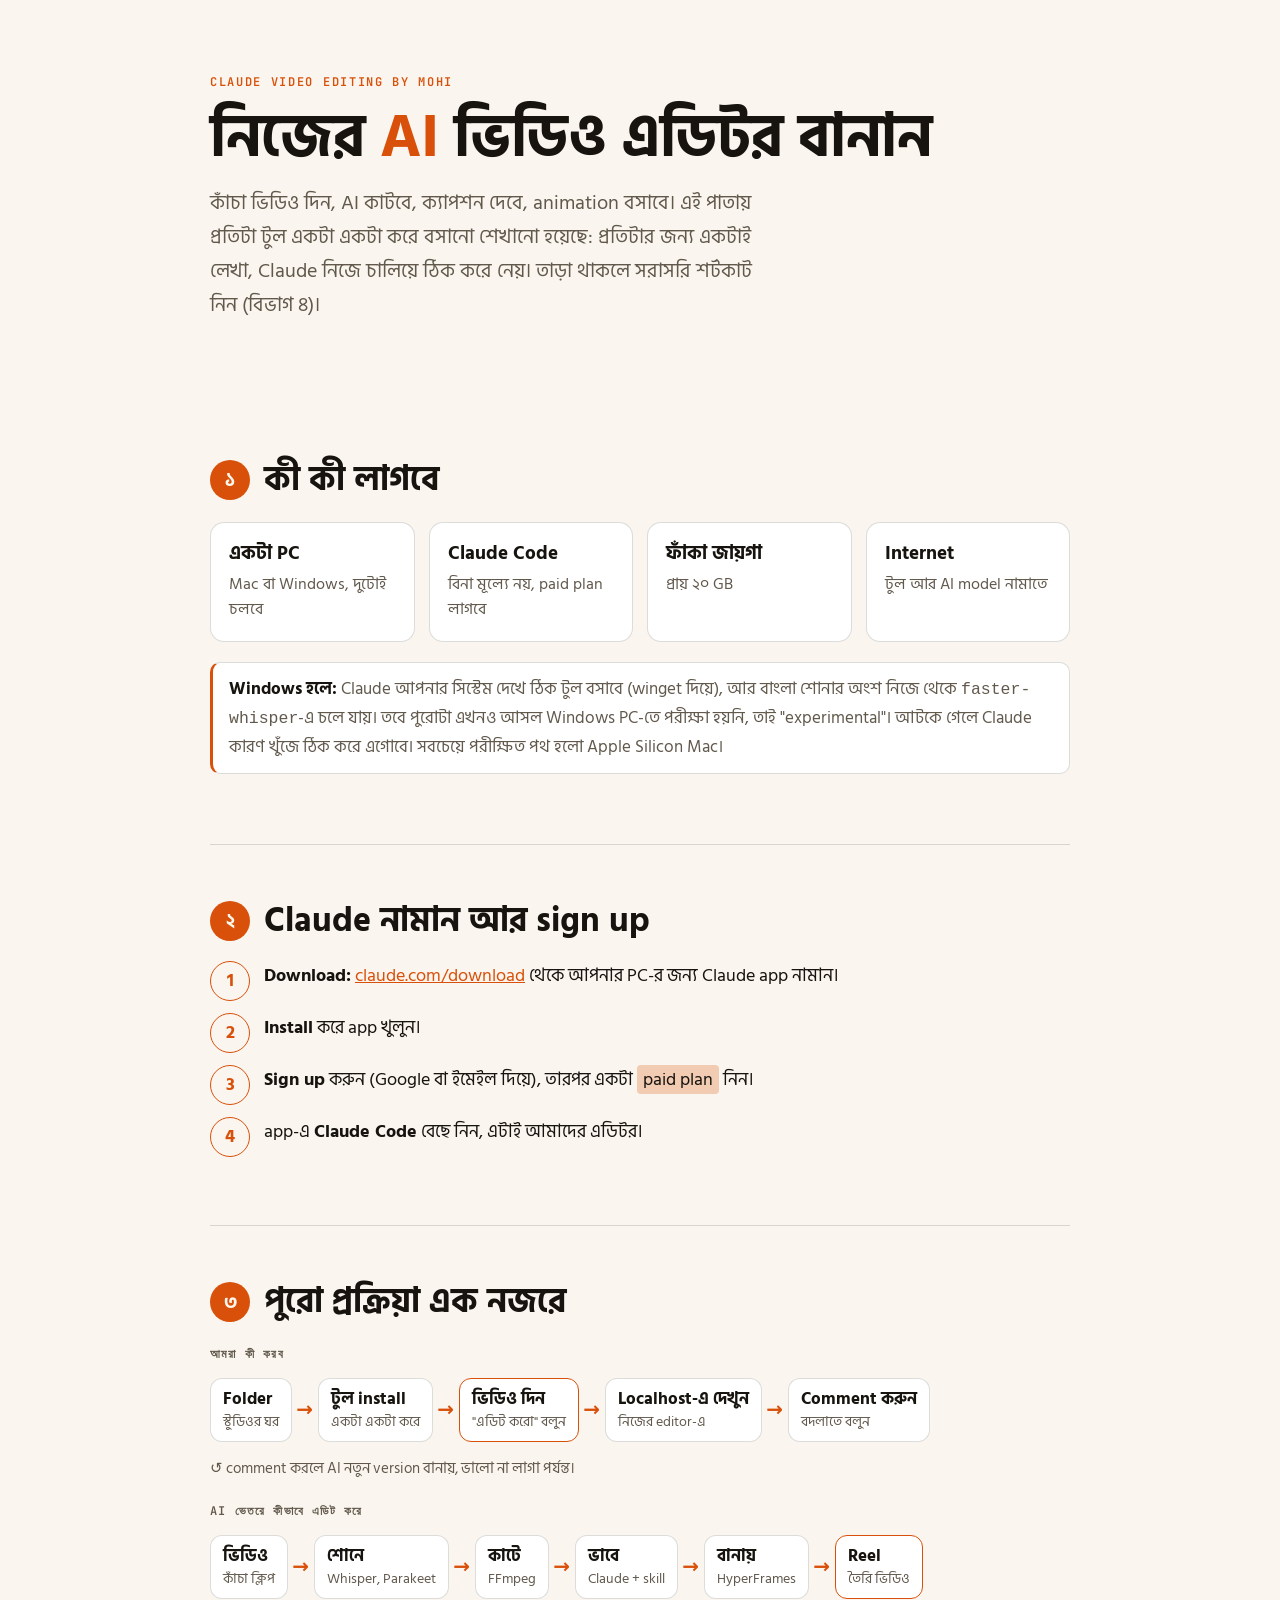
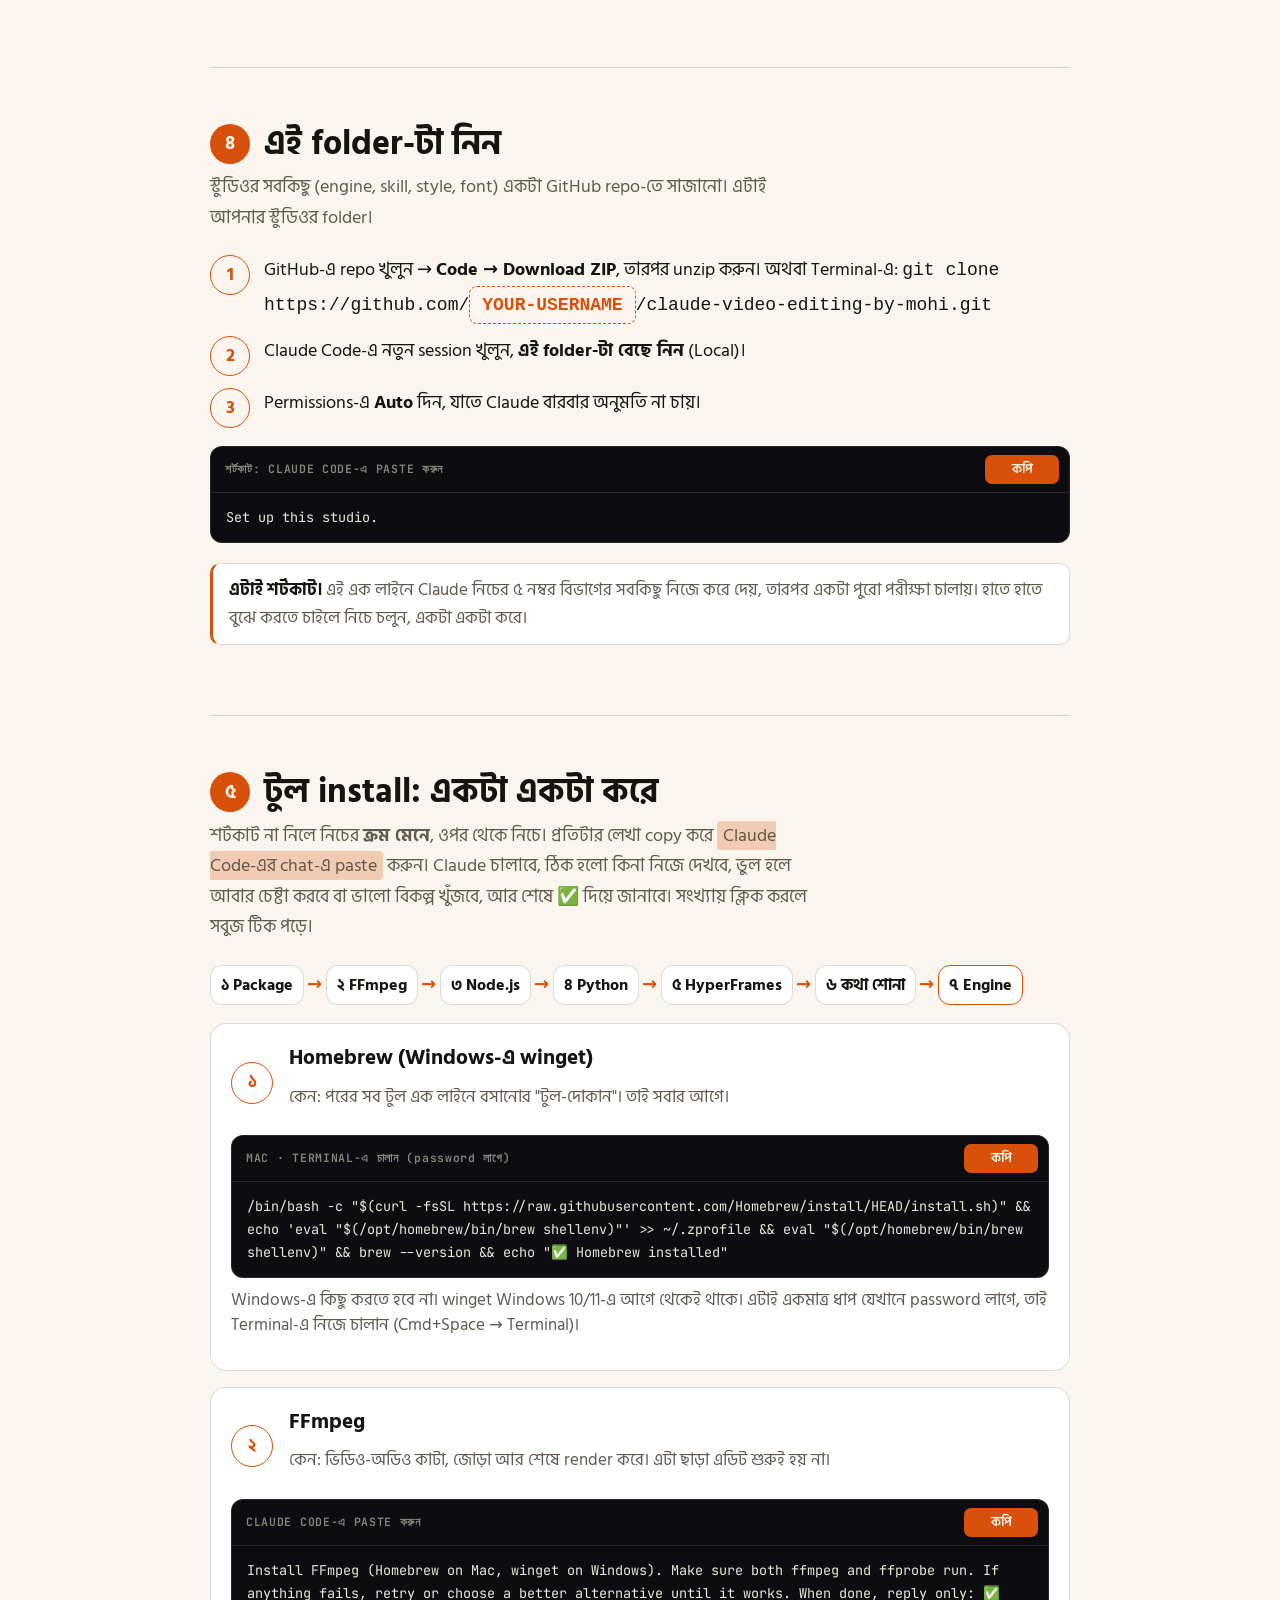
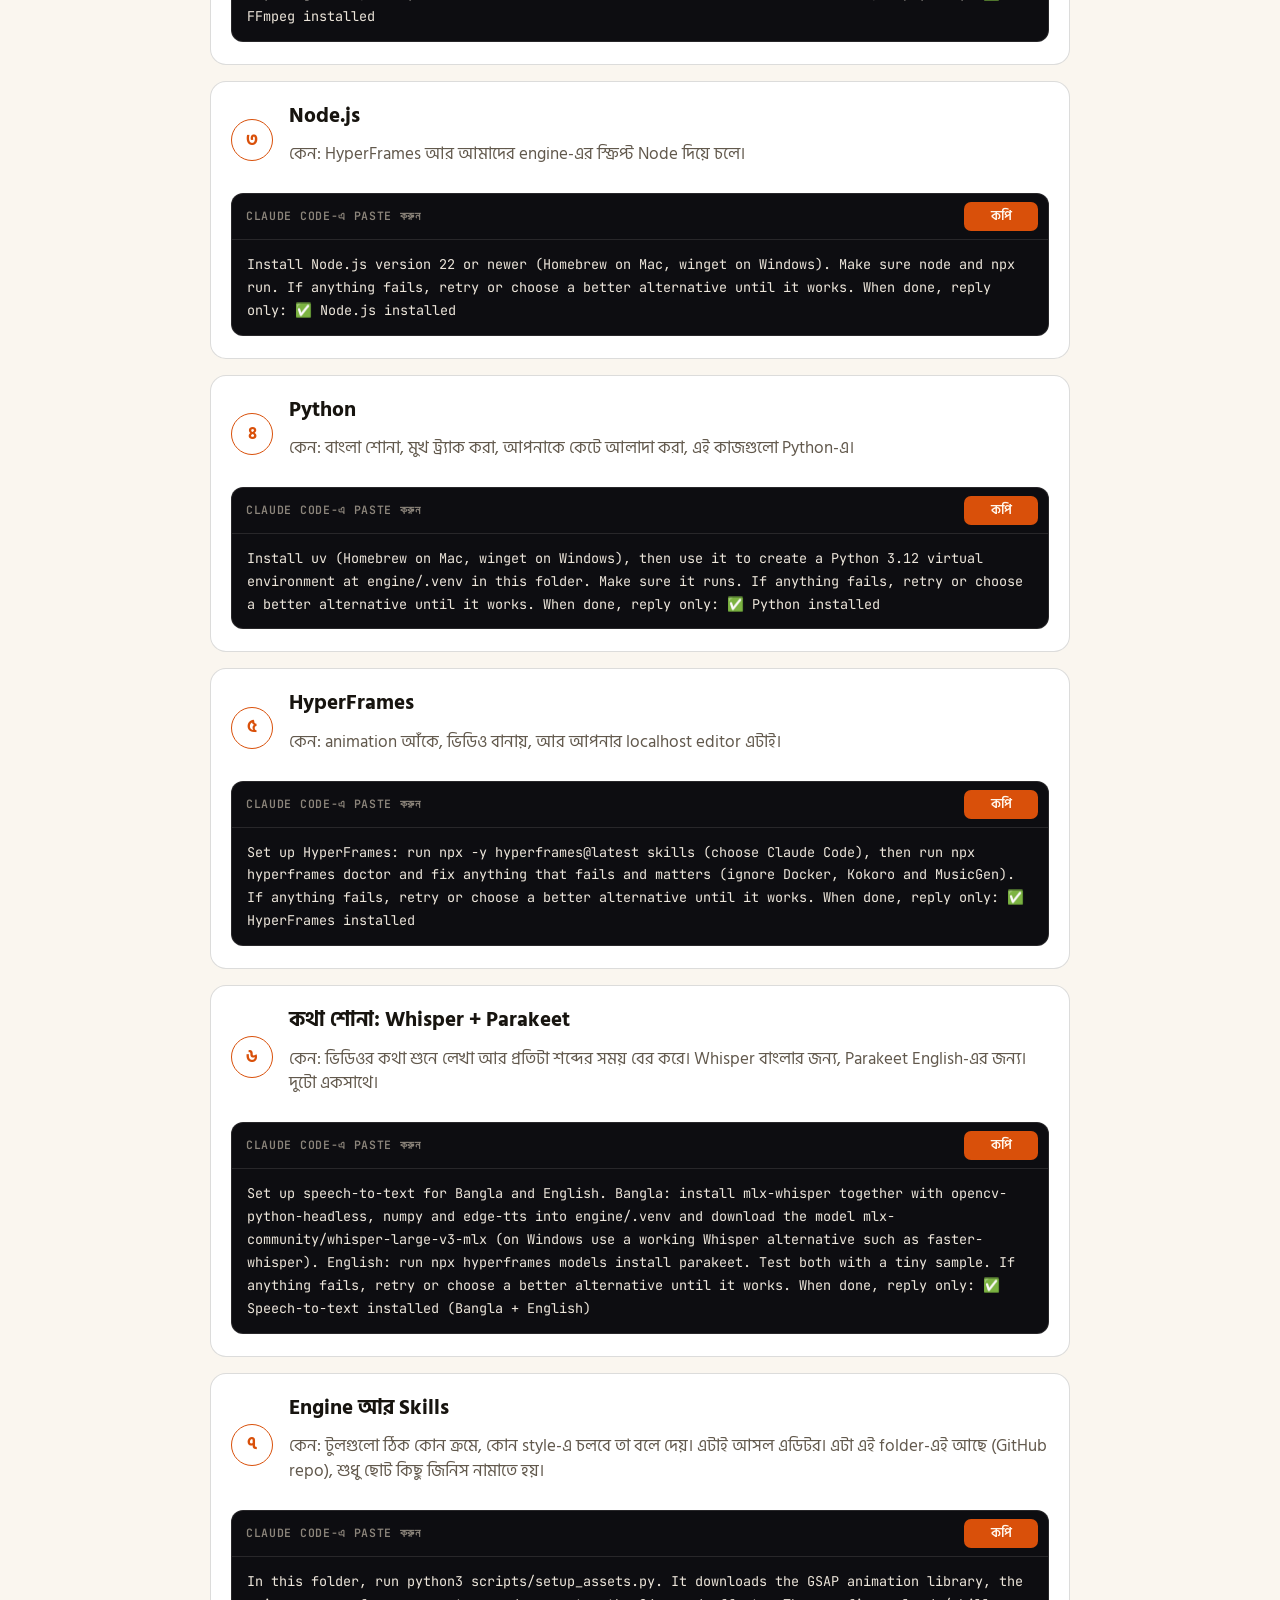
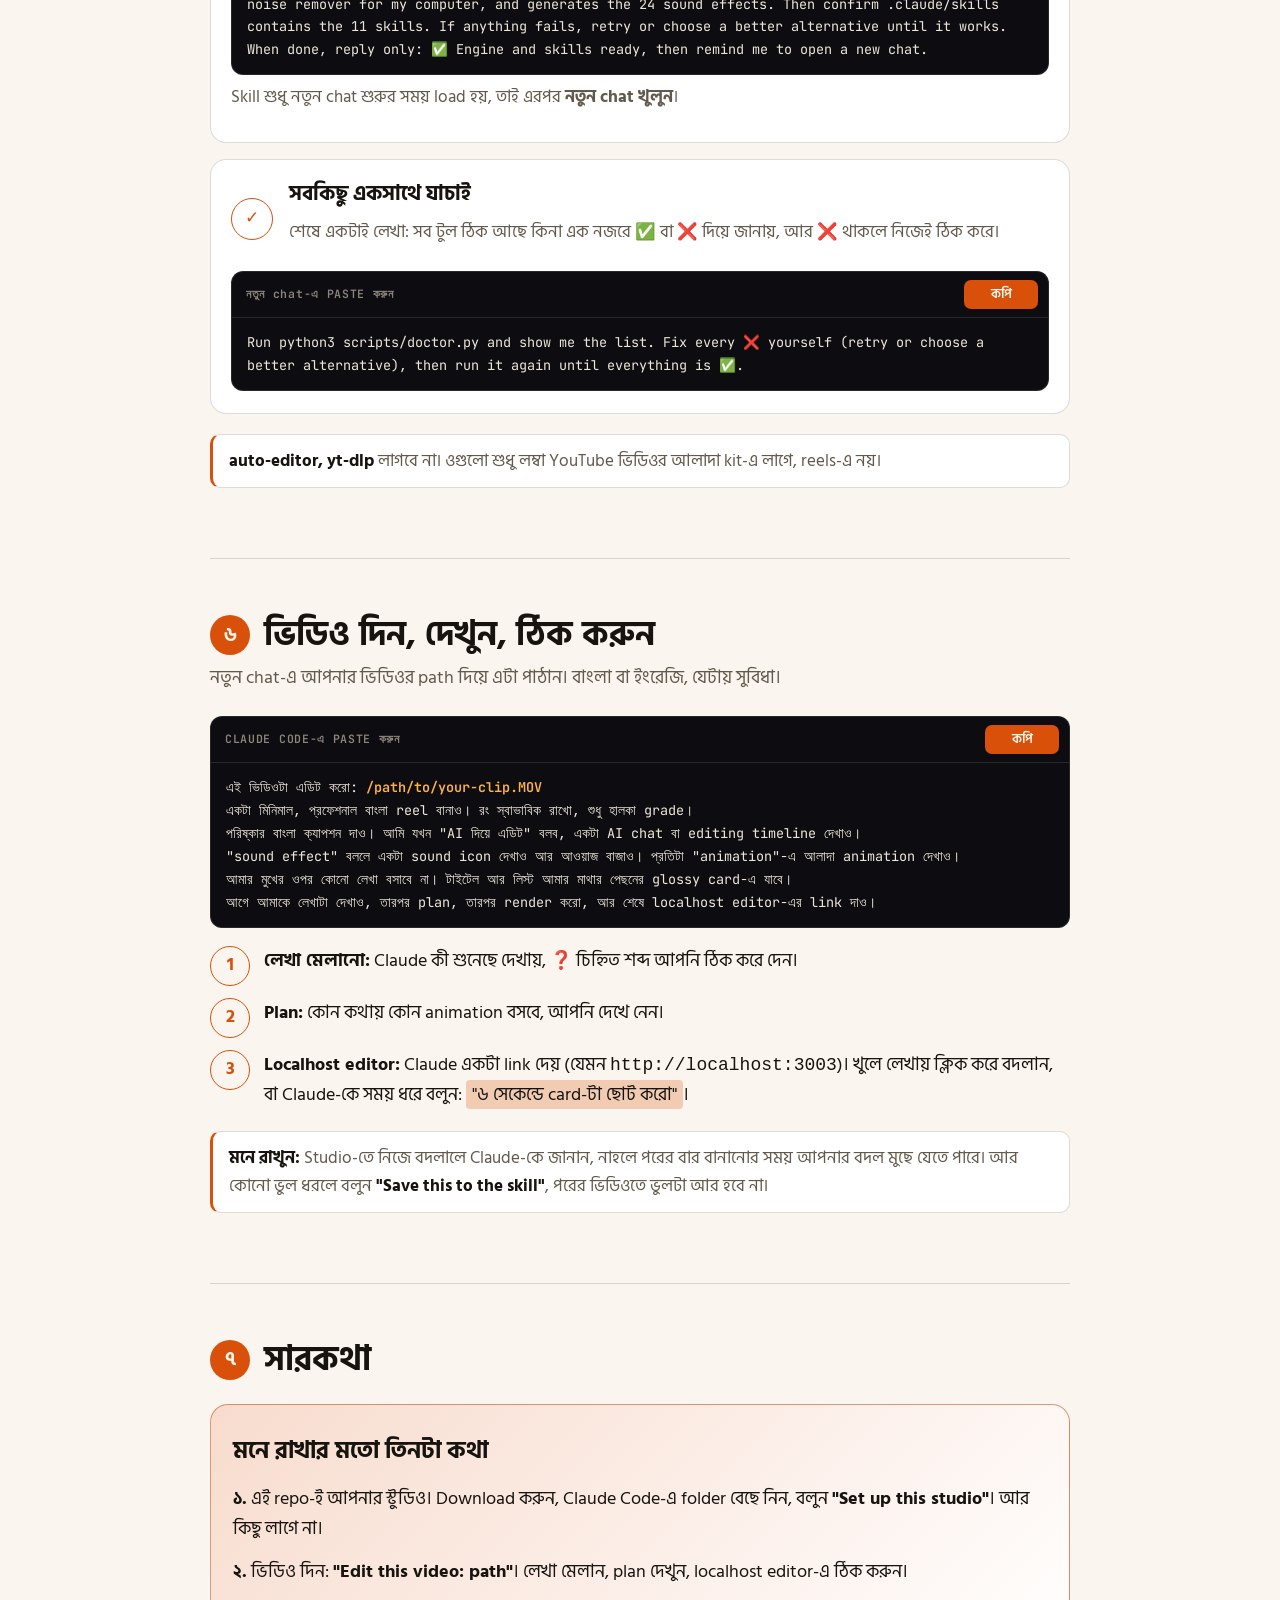
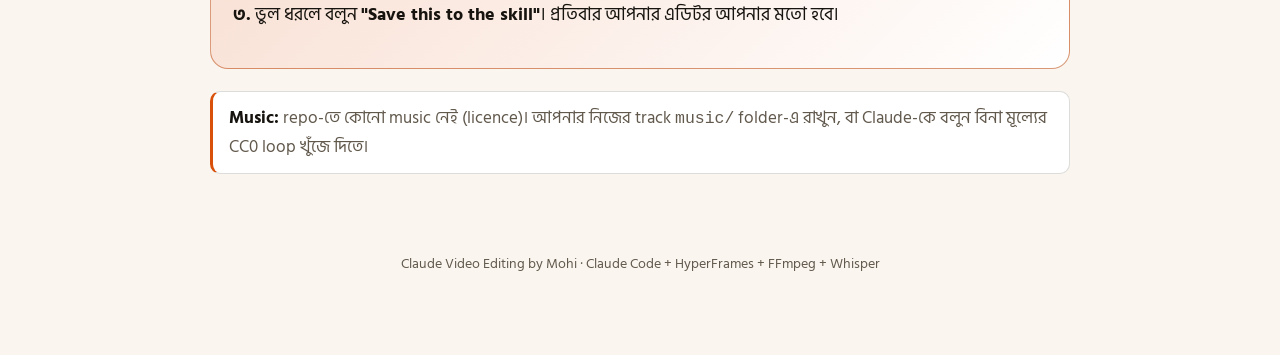
<file: docs/index.html>
<!DOCTYPE html>
<html lang="bn">
<head>
<meta charset="UTF-8">
<meta name="viewport" content="width=device-width, initial-scale=1.0">
<title>Claude Video Editing by Mohi: হাতে-কলমে setup</title>
<link rel="preconnect" href="https://fonts.googleapis.com">
<link rel="preconnect" href="https://fonts.gstatic.com" crossorigin>
<link href="https://fonts.googleapis.com/css2?family=Hind+Siliguri:wght@400;500;600;700&family=JetBrains+Mono:wght@400;600&display=swap" rel="stylesheet">
<style>
:root {
  --bg: #0B0B0D; --panel: #16161B; --panel-2: #1E1E25; --ink: #F6EEE3; --muted: #A8A096; --line: rgba(246,238,227,.13);
  --accent: #FF7A1A; --accent-ink: #1A0E04; --ok: #3DDC97; --term: #0D0D11; --term-ink: #EDE6DB;
  --f-ui: "Hind Siliguri", system-ui, -apple-system, "Segoe UI", sans-serif; --f-mono: "JetBrains Mono", ui-monospace, Menlo, Consolas, monospace;
  color-scheme: dark;
}
@media (prefers-color-scheme: light) {
  :root:not([data-theme="dark"]) { --bg: #FAF6EF; --panel: #FFFFFF; --panel-2: #F2ECE1; --ink: #17140F; --muted: #62594D; --line: rgba(23,20,15,.15); --accent: #D9500A; --accent-ink: #FFF6EC; --ok: #0E8A55; color-scheme: light; }
}
:root[data-theme="light"] { --bg: #FAF6EF; --panel: #FFFFFF; --panel-2: #F2ECE1; --ink: #17140F; --muted: #62594D; --line: rgba(23,20,15,.15); --accent: #D9500A; --accent-ink: #FFF6EC; --ok: #0E8A55; color-scheme: light; }

* { box-sizing: border-box; margin: 0; padding: 0; }
body { background: var(--bg); color: var(--ink); font: 400 18px/1.7 var(--f-ui); -webkit-font-smoothing: antialiased; padding: 0 20px 80px; }
.wrap { max-width: 860px; margin: 0 auto; }
:focus-visible { outline: 2px solid var(--accent); outline-offset: 3px; border-radius: 4px; }

.hero { padding: 64px 0 24px; }
.eyebrow { font: 600 12px/1 var(--f-mono); letter-spacing: .14em; color: var(--accent); }
h1 { font-size: clamp(34px, 6.6vw, 60px); line-height: 1.2; font-weight: 700; margin: 14px 0 12px; text-wrap: balance; }
h1 em { font-style: normal; color: var(--accent); }
.lead { color: var(--muted); font-size: 20px; max-width: 52ch; }

section { padding: 54px 0 4px; border-top: 1px solid var(--line); margin-top: 46px; }
section:first-of-type { border-top: 0; }
h2 { font-size: clamp(26px, 4.4vw, 34px); line-height: 1.3; font-weight: 700; display: flex; align-items: center; gap: 14px; }
h2 b { flex: none; width: 40px; height: 40px; border-radius: 50%; background: var(--accent); color: var(--accent-ink); font: 700 19px/1 var(--f-ui); display: flex; align-items: center; justify-content: center; }
.sub { color: var(--muted); margin: 6px 0 22px; max-width: 60ch; }
p { margin: 12px 0; }
.hl { background: color-mix(in srgb, var(--accent) 26%, transparent); padding: 0 6px; border-radius: 4px; }
a { color: var(--accent); }

/* cards */
.cards { display: grid; grid-template-columns: repeat(auto-fit, minmax(190px, 1fr)); gap: 14px; margin: 20px 0; }
.card { background: var(--panel); border: 1px solid var(--line); border-radius: 14px; padding: 18px; }
.card h3 { font-size: 19px; line-height: 1.4; margin-bottom: 4px; }
.card p { color: var(--muted); font-size: 16px; margin: 0; line-height: 1.6; }

/* steps */
.steps { list-style: none; margin: 18px 0; display: grid; gap: 12px; counter-reset: s; }
.steps li { counter-increment: s; display: grid; grid-template-columns: 40px minmax(0,1fr); gap: 14px; align-items: start; }
.steps li::before { content: counter(s); width: 38px; height: 38px; border-radius: 50%; border: 1.5px solid var(--accent); color: var(--accent); display: flex; align-items: center; justify-content: center; font-weight: 700; }

/* flow diagrams */
.flow { display: flex; flex-wrap: wrap; gap: 10px 0; margin: 18px 0; align-items: stretch; }
.node { position: relative; background: var(--panel); border: 1px solid var(--line); border-radius: 12px; padding: 9px 12px; margin-right: 26px; }
.node:last-child { margin-right: 0; }
.node:not(:last-child)::after { content: "→"; position: absolute; right: -22px; top: 50%; transform: translateY(-50%); color: var(--accent); font-weight: 700; font-size: 20px; }
.node b { display: block; font-size: 17px; line-height: 1.4; }
.node small { color: var(--muted); font-size: 14px; line-height: 1.4; display: block; }
.node.hot { border-color: var(--accent); }
.flow.tight .node { padding: 8px 10px; margin-right: 22px; }
.flow.tight .node::after { right: -19px; font-size: 18px; }
.flow.tight .node b { font-size: 16px; }
.loop { color: var(--muted); font-size: 15px; margin-top: -4px; }
.label { font: 600 12px/1 var(--f-mono); letter-spacing: .1em; color: var(--muted); margin: 24px 0 6px; }

/* install cards */
.tool { background: var(--panel); border: 1px solid var(--line); border-radius: 16px; padding: 20px; margin: 16px 0; transition: border-color .2s, opacity .2s; }
.tool.done { border-color: var(--ok); }
.tool-head { display: grid; grid-template-columns: 44px minmax(0,1fr); gap: 14px; align-items: center; }
.num { width: 42px; height: 42px; border-radius: 50%; border: 1.5px solid var(--accent); background: transparent; color: var(--accent); font: 700 17px/1 var(--f-ui); cursor: pointer; }
.tool.done .num { background: var(--ok); border-color: var(--ok); color: #06150D; }
.tool h3 { font-size: 21px; line-height: 1.35; }
.why { color: var(--muted); font-size: 16.5px; line-height: 1.5; }

.cmd { background: var(--term); border: 1px solid rgba(237,230,219,.12); border-radius: 12px; margin: 14px 0 2px; overflow: hidden; }
.cmd-bar { display: flex; align-items: center; justify-content: space-between; gap: 10px; padding: 8px 10px 8px 14px; border-bottom: 1px solid rgba(237,230,219,.12); }
.cmd-bar span { font: 600 11.5px/1.3 var(--f-mono); letter-spacing: .06em; color: #8C857B; }
.copy { font: 600 13px/1 var(--f-ui); background: var(--accent); color: var(--accent-ink); border: 0; border-radius: 7px; padding: 8px 14px; cursor: pointer; min-width: 74px; }
.copy:hover { filter: brightness(1.08); }
.cmd pre { padding: 13px 15px; color: var(--term-ink); font: 400 13.5px/1.7 var(--f-mono); white-space: pre-wrap; overflow-wrap: anywhere; }
.fill { color: #FFB347; font-weight: 600; }

.note { border: 1px solid var(--line); border-left: 3px solid var(--accent); border-radius: 10px; padding: 12px 16px; margin: 20px 0; background: var(--panel); color: var(--muted); font-size: 16.5px; }
.note b { color: var(--ink); }
.kit { background: linear-gradient(135deg, color-mix(in srgb, var(--accent) 20%, var(--panel)), var(--panel)); border: 1px solid color-mix(in srgb, var(--accent) 45%, var(--line)); border-radius: 18px; padding: 26px 22px; margin: 22px 0; }
.kit h3 { font-size: 24px; margin-bottom: 6px; }
.slot { display: inline-block; font-weight: 700; padding: 3px 12px; border: 1.5px dashed var(--accent); border-radius: 8px; color: var(--accent); }
footer { text-align: center; color: var(--muted); font-size: 14px; margin-top: 54px; }

@media (max-width: 560px) {
  body { font-size: 17px; padding: 0 16px 60px; }
  .hero { padding-top: 40px; }
  .node { margin-right: 0; width: 100%; }
  .node::after { content: "↓" !important; right: auto !important; left: 50%; top: auto !important; bottom: -24px; transform: translateX(-50%) !important; }
  .flow { gap: 26px 0; }
}
</style>
</head>
<body>
<div class="wrap">

<header class="hero">
  <p class="eyebrow">CLAUDE VIDEO EDITING BY MOHI</p>
  <h1>নিজের <em>AI</em> ভিডিও এডিটর বানান</h1>
  <p class="lead">কাঁচা ভিডিও দিন, AI কাটবে, ক্যাপশন দেবে, animation বসাবে। এই পাতায় প্রতিটা টুল একটা একটা করে বসানো শেখানো হয়েছে: প্রতিটার জন্য একটাই লেখা, Claude নিজে চালিয়ে ঠিক করে নেয়। তাড়া থাকলে সরাসরি শর্টকাট নিন (বিভাগ ৪)।</p>
</header>

<!-- 1 -->
<section>
  <h2><b>১</b> কী কী লাগবে</h2>
  <div class="cards">
    <div class="card"><h3>একটা PC</h3><p>Mac বা Windows, দুটোই চলবে</p></div>
    <div class="card"><h3>Claude Code</h3><p>বিনা মূল্যে নয়, paid plan লাগবে</p></div>
    <div class="card"><h3>ফাঁকা জায়গা</h3><p>প্রায় ২০ GB</p></div>
    <div class="card"><h3>Internet</h3><p>টুল আর AI model নামাতে</p></div>
  </div>
  <p class="note"><b>Windows হলে:</b> Claude আপনার সিস্টেম দেখে ঠিক টুল বসাবে (winget দিয়ে), আর বাংলা শোনার অংশ নিজে থেকে <code>faster-whisper</code>-এ চলে যায়। তবে পুরোটা এখনও আসল Windows PC-তে পরীক্ষা হয়নি, তাই "experimental"। আটকে গেলে Claude কারণ খুঁজে ঠিক করে এগোবে। সবচেয়ে পরীক্ষিত পথ হলো Apple Silicon Mac।</p>
</section>

<!-- 2 -->
<section>
  <h2><b>২</b> Claude নামান আর sign up</h2>
  <ol class="steps">
    <li><div><b>Download:</b> <a href="https://claude.com/download" target="_blank" rel="noopener">claude.com/download</a> থেকে আপনার PC-র জন্য Claude app নামান।</div></li>
    <li><div><b>Install</b> করে app খুলুন।</div></li>
    <li><div><b>Sign up</b> করুন (Google বা ইমেইল দিয়ে), তারপর একটা <span class="hl">paid plan</span> নিন।</div></li>
    <li><div>app-এ <b>Claude Code</b> বেছে নিন, এটাই আমাদের এডিটর।</div></li>
  </ol>
</section>

<!-- 3 -->
<section>
  <h2><b>৩</b> পুরো প্রক্রিয়া এক নজরে</h2>
  <p class="label">আমরা কী করব</p>
  <div class="flow">
    <div class="node"><b>Folder</b><small>স্টুডিওর ঘর</small></div>
    <div class="node"><b>টুল install</b><small>একটা একটা করে</small></div>
    <div class="node hot"><b>ভিডিও দিন</b><small>"এডিট করো" বলুন</small></div>
    <div class="node"><b>Localhost-এ দেখুন</b><small>নিজের editor-এ</small></div>
    <div class="node"><b>Comment করুন</b><small>বদলাতে বলুন</small></div>
  </div>
  <p class="loop">↺ comment করলে AI নতুন version বানায়, ভালো না লাগা পর্যন্ত।</p>

  <p class="label">AI ভেতরে কীভাবে এডিট করে</p>
  <div class="flow">
    <div class="node"><b>ভিডিও</b><small>কাঁচা ক্লিপ</small></div>
    <div class="node"><b>শোনে</b><small>Whisper, Parakeet</small></div>
    <div class="node"><b>কাটে</b><small>FFmpeg</small></div>
    <div class="node"><b>ভাবে</b><small>Claude + skill</small></div>
    <div class="node"><b>বানায়</b><small>HyperFrames</small></div>
    <div class="node hot"><b>Reel</b><small>তৈরি ভিডিও</small></div>
  </div>
</section>

<!-- 4 -->
<section>
  <h2><b>৪</b> এই folder-টা নিন</h2>
  <p class="sub">স্টুডিওর সবকিছু (engine, skill, style, font) একটা GitHub repo-তে সাজানো। এটাই আপনার স্টুডিওর folder।</p>
  <ol class="steps">
    <li><div>GitHub-এ repo খুলুন → <b>Code → Download ZIP</b>, তারপর unzip করুন। অথবা Terminal-এ: <code>git clone https://github.com/<span class="slot">YOUR-USERNAME</span>/claude-video-editing-by-mohi.git</code></div></li>
    <li><div>Claude Code-এ নতুন session খুলুন, <b>এই folder-টা বেছে নিন</b> (Local)।</div></li>
    <li><div>Permissions-এ <b>Auto</b> দিন, যাতে Claude বারবার অনুমতি না চায়।</div></li>
  </ol>
  <div class="cmd"><div class="cmd-bar"><span>শর্টকাট: CLAUDE CODE-এ PASTE করুন</span><button class="copy" type="button">কপি</button></div><pre>Set up this studio.</pre></div>
  <p class="note"><b>এটাই শর্টকাট।</b> এই এক লাইনে Claude নিচের ৫ নম্বর বিভাগের সবকিছু নিজে করে দেয়, তারপর একটা পুরো পরীক্ষা চালায়। হাতে হাতে বুঝে করতে চাইলে নিচে চলুন, একটা একটা করে।</p>
</section>

<!-- 5 -->
<section>
  <h2><b>৫</b> টুল install: একটা একটা করে</h2>
  <p class="sub">শর্টকাট না নিলে নিচের <b>ক্রম মেনে</b>, ওপর থেকে নিচে। প্রতিটার লেখা copy করে <span class="hl">Claude Code-এর chat-এ paste</span> করুন। Claude চালাবে, ঠিক হলো কিনা নিজে দেখবে, ভুল হলে আবার চেষ্টা করবে বা ভালো বিকল্প খুঁজবে, আর শেষে ✅ দিয়ে জানাবে। সংখ্যায় ক্লিক করলে সবুজ টিক পড়ে।</p>

  <div class="flow tight">
    <div class="node"><b>১ Package</b></div><div class="node"><b>২ FFmpeg</b></div><div class="node"><b>৩ Node.js</b></div><div class="node"><b>৪ Python</b></div><div class="node"><b>৫ HyperFrames</b></div><div class="node"><b>৬ কথা শোনা</b></div><div class="node hot"><b>৭ Engine</b></div>
  </div>

  <div class="tool" id="t1">
    <div class="tool-head"><button class="num" type="button" aria-label="হয়েছে চিহ্নিত করুন">১</button><div><h3>Homebrew (Windows-এ winget)</h3><p class="why">কেন: পরের সব টুল এক লাইনে বসানোর "টুল-দোকান"। তাই সবার আগে।</p></div></div>
    <div class="cmd"><div class="cmd-bar"><span>MAC · TERMINAL-এ চালান (password লাগে)</span><button class="copy" type="button">কপি</button></div><pre>/bin/bash -c "$(curl -fsSL https://raw.githubusercontent.com/Homebrew/install/HEAD/install.sh)" &amp;&amp; echo 'eval "$(/opt/homebrew/bin/brew shellenv)"' &gt;&gt; ~/.zprofile &amp;&amp; eval "$(/opt/homebrew/bin/brew shellenv)" &amp;&amp; brew --version &amp;&amp; echo "✅ Homebrew installed"</pre></div>
    <p class="why" style="margin-top:10px">Windows-এ কিছু করতে হবে না। winget Windows 10/11-এ আগে থেকেই থাকে। এটাই একমাত্র ধাপ যেখানে password লাগে, তাই Terminal-এ নিজে চালান (Cmd+Space → Terminal)।</p>
  </div>

  <div class="tool" id="t2">
    <div class="tool-head"><button class="num" type="button" aria-label="হয়েছে চিহ্নিত করুন">২</button><div><h3>FFmpeg</h3><p class="why">কেন: ভিডিও-অডিও কাটা, জোড়া আর শেষে render করে। এটা ছাড়া এডিট শুরুই হয় না।</p></div></div>
    <div class="cmd"><div class="cmd-bar"><span>CLAUDE CODE-এ PASTE করুন</span><button class="copy" type="button">কপি</button></div><pre>Install FFmpeg (Homebrew on Mac, winget on Windows). Make sure both ffmpeg and ffprobe run. If anything fails, retry or choose a better alternative until it works. When done, reply only: ✅ FFmpeg installed</pre></div>
  </div>

  <div class="tool" id="t3">
    <div class="tool-head"><button class="num" type="button" aria-label="হয়েছে চিহ্নিত করুন">৩</button><div><h3>Node.js</h3><p class="why">কেন: HyperFrames আর আমাদের engine-এর স্ক্রিপ্ট Node দিয়ে চলে।</p></div></div>
    <div class="cmd"><div class="cmd-bar"><span>CLAUDE CODE-এ PASTE করুন</span><button class="copy" type="button">কপি</button></div><pre>Install Node.js version 22 or newer (Homebrew on Mac, winget on Windows). Make sure node and npx run. If anything fails, retry or choose a better alternative until it works. When done, reply only: ✅ Node.js installed</pre></div>
  </div>

  <div class="tool" id="t4">
    <div class="tool-head"><button class="num" type="button" aria-label="হয়েছে চিহ্নিত করুন">৪</button><div><h3>Python</h3><p class="why">কেন: বাংলা শোনা, মুখ ট্র্যাক করা, আপনাকে কেটে আলাদা করা, এই কাজগুলো Python-এ।</p></div></div>
    <div class="cmd"><div class="cmd-bar"><span>CLAUDE CODE-এ PASTE করুন</span><button class="copy" type="button">কপি</button></div><pre>Install uv (Homebrew on Mac, winget on Windows), then use it to create a Python 3.12 virtual environment at engine/.venv in this folder. Make sure it runs. If anything fails, retry or choose a better alternative until it works. When done, reply only: ✅ Python installed</pre></div>
  </div>

  <div class="tool" id="t5">
    <div class="tool-head"><button class="num" type="button" aria-label="হয়েছে চিহ্নিত করুন">৫</button><div><h3>HyperFrames</h3><p class="why">কেন: animation আঁকে, ভিডিও বানায়, আর আপনার localhost editor এটাই।</p></div></div>
    <div class="cmd"><div class="cmd-bar"><span>CLAUDE CODE-এ PASTE করুন</span><button class="copy" type="button">কপি</button></div><pre>Set up HyperFrames: run npx -y hyperframes@latest skills (choose Claude Code), then run npx hyperframes doctor and fix anything that fails and matters (ignore Docker, Kokoro and MusicGen). If anything fails, retry or choose a better alternative until it works. When done, reply only: ✅ HyperFrames installed</pre></div>
  </div>

  <div class="tool" id="t6">
    <div class="tool-head"><button class="num" type="button" aria-label="হয়েছে চিহ্নিত করুন">৬</button><div><h3>কথা শোনা: Whisper + Parakeet</h3><p class="why">কেন: ভিডিওর কথা শুনে লেখা আর প্রতিটা শব্দের সময় বের করে। Whisper বাংলার জন্য, Parakeet English-এর জন্য। দুটো একসাথে।</p></div></div>
    <div class="cmd"><div class="cmd-bar"><span>CLAUDE CODE-এ PASTE করুন</span><button class="copy" type="button">কপি</button></div><pre>Set up speech-to-text for Bangla and English. Bangla: install mlx-whisper together with opencv-python-headless, numpy and edge-tts into engine/.venv and download the model mlx-community/whisper-large-v3-mlx (on Windows use a working Whisper alternative such as faster-whisper). English: run npx hyperframes models install parakeet. Test both with a tiny sample. If anything fails, retry or choose a better alternative until it works. When done, reply only: ✅ Speech-to-text installed (Bangla + English)</pre></div>
  </div>

  <div class="tool" id="t7">
    <div class="tool-head"><button class="num" type="button" aria-label="হয়েছে চিহ্নিত করুন">৭</button><div><h3>Engine আর Skills</h3><p class="why">কেন: টুলগুলো ঠিক কোন ক্রমে, কোন style-এ চলবে তা বলে দেয়। এটাই আসল এডিটর। এটা এই folder-এই আছে (GitHub repo), শুধু ছোট কিছু জিনিস নামাতে হয়।</p></div></div>
    <div class="cmd"><div class="cmd-bar"><span>CLAUDE CODE-এ PASTE করুন</span><button class="copy" type="button">কপি</button></div><pre>In this folder, run python3 scripts/setup_assets.py. It downloads the GSAP animation library, the noise remover for my computer, and generates the 24 sound effects. Then confirm .claude/skills contains the 11 skills. If anything fails, retry or choose a better alternative until it works. When done, reply only: ✅ Engine and skills ready, then remind me to open a new chat.</pre></div>
    <p class="why" style="margin-top:10px">Skill শুধু নতুন chat শুরুর সময় load হয়, তাই এরপর <b>নতুন chat খুলুন</b>।</p>
  </div>

  <div class="tool" id="t8">
    <div class="tool-head"><button class="num" type="button" aria-label="হয়েছে চিহ্নিত করুন">✓</button><div><h3>সবকিছু একসাথে যাচাই</h3><p class="why">শেষে একটাই লেখা: সব টুল ঠিক আছে কিনা এক নজরে ✅ বা ❌ দিয়ে জানায়, আর ❌ থাকলে নিজেই ঠিক করে।</p></div></div>
    <div class="cmd"><div class="cmd-bar"><span>নতুন chat-এ PASTE করুন</span><button class="copy" type="button">কপি</button></div><pre>Run python3 scripts/doctor.py and show me the list. Fix every ❌ yourself (retry or choose a better alternative), then run it again until everything is ✅.</pre></div>
  </div>

  <p class="note"><b>auto-editor, yt-dlp</b> লাগবে না। ওগুলো শুধু লম্বা YouTube ভিডিওর আলাদা kit-এ লাগে, reels-এ নয়।</p>
</section>

<!-- 6 -->
<section>
  <h2><b>৬</b> ভিডিও দিন, দেখুন, ঠিক করুন</h2>
  <p class="sub">নতুন chat-এ আপনার ভিডিওর path দিয়ে এটা পাঠান। বাংলা বা ইংরেজি, যেটায় সুবিধা।</p>
  <div class="cmd"><div class="cmd-bar"><span>CLAUDE CODE-এ PASTE করুন</span><button class="copy" type="button">কপি</button></div><pre>এই ভিডিওটা এডিট করো: <span class="fill">/path/to/your-clip.MOV</span>
একটা মিনিমাল, প্রফেশনাল বাংলা reel বানাও। রং স্বাভাবিক রাখো, শুধু হালকা grade।
পরিষ্কার বাংলা ক্যাপশন দাও। আমি যখন "AI দিয়ে এডিট" বলব, একটা AI chat বা editing timeline দেখাও।
"sound effect" বললে একটা sound icon দেখাও আর আওয়াজ বাজাও। প্রতিটা "animation"-এ আলাদা animation দেখাও।
আমার মুখের ওপর কোনো লেখা বসাবে না। টাইটেল আর লিস্ট আমার মাথার পেছনের glossy card-এ যাবে।
আগে আমাকে লেখাটা দেখাও, তারপর plan, তারপর render করো, আর শেষে localhost editor-এর link দাও।</pre></div>
  <ol class="steps">
    <li><div><b>লেখা মেলানো:</b> Claude কী শুনেছে দেখায়, ❓ চিহ্নিত শব্দ আপনি ঠিক করে দেন।</div></li>
    <li><div><b>Plan:</b> কোন কথায় কোন animation বসবে, আপনি দেখে নেন।</div></li>
    <li><div><b>Localhost editor:</b> Claude একটা link দেয় (যেমন <code>http://localhost:3003</code>)। খুলে লেখায় ক্লিক করে বদলান, বা Claude-কে সময় ধরে বলুন: <span class="hl">"৬ সেকেন্ডে card-টা ছোট করো"</span>।</div></li>
  </ol>
  <p class="note"><b>মনে রাখুন:</b> Studio-তে নিজে বদলালে Claude-কে জানান, নাহলে পরের বার বানানোর সময় আপনার বদল মুছে যেতে পারে। আর কোনো ভুল ধরলে বলুন <b>"Save this to the skill"</b>, পরের ভিডিওতে ভুলটা আর হবে না।</p>
</section>

<!-- 7 -->
<section>
  <h2><b>৭</b> সারকথা</h2>
  <div class="kit">
    <h3>মনে রাখার মতো তিনটা কথা</h3>
    <p><b>১.</b> এই repo-ই আপনার স্টুডিও। Download করুন, Claude Code-এ folder বেছে নিন, বলুন <b>"Set up this studio"</b>। আর কিছু লাগে না।</p>
    <p><b>২.</b> ভিডিও দিন: <b>"Edit this video: path"</b>। লেখা মেলান, plan দেখুন, localhost editor-এ ঠিক করুন।</p>
    <p><b>৩.</b> ভুল ধরলে বলুন <b>"Save this to the skill"</b>। প্রতিবার আপনার এডিটর আপনার মতো হবে।</p>
  </div>
  <p class="note"><b>Music:</b> repo-তে কোনো music নেই (licence)। আপনার নিজের track <code>music/</code> folder-এ রাখুন, বা Claude-কে বলুন বিনা মূল্যের CC0 loop খুঁজে দিতে।</p>
</section>

<footer>Claude Video Editing by Mohi · Claude Code + HyperFrames + FFmpeg + Whisper</footer>
</div>

<script>
// Copy: every .cmd copies its own <pre>
document.querySelectorAll('.copy').forEach(function(b){
  b.addEventListener('click', function(){
    var el = b.closest('.cmd').querySelector('pre');
    var done = function(m){ b.textContent = m; setTimeout(function(){ b.textContent = 'কপি'; }, 1500); };
    var pick = function(){ var r = document.createRange(); r.selectNodeContents(el); var s = window.getSelection(); s.removeAllRanges(); s.addRange(r); done('নির্বাচিত'); };
    try {
      if (navigator.clipboard && navigator.clipboard.writeText) navigator.clipboard.writeText(el.innerText.trim()).then(function(){ done('কপি হয়েছে'); }, pick);
      else pick();
    } catch (e) { pick(); }
  });
});

// Tick a tool done (remembered when the browser allows it)
function lsGet(k){ try { return localStorage.getItem(k); } catch (e) { return null; } }
function lsSet(k, v){ try { localStorage.setItem(k, v); } catch (e) {} }
document.querySelectorAll('.tool').forEach(function(t){
  var key = 'aivs_simple_' + t.id, btn = t.querySelector('.num'), label = btn.textContent;
  var set = function(on){ t.classList.toggle('done', on); btn.textContent = on ? '✓' : label; };
  set(lsGet(key) === '1');
  btn.addEventListener('click', function(){ var on = !t.classList.contains('done'); set(on); lsSet(key, on ? '1' : '0'); });
});
</script>
</body>
</html>
</file>
